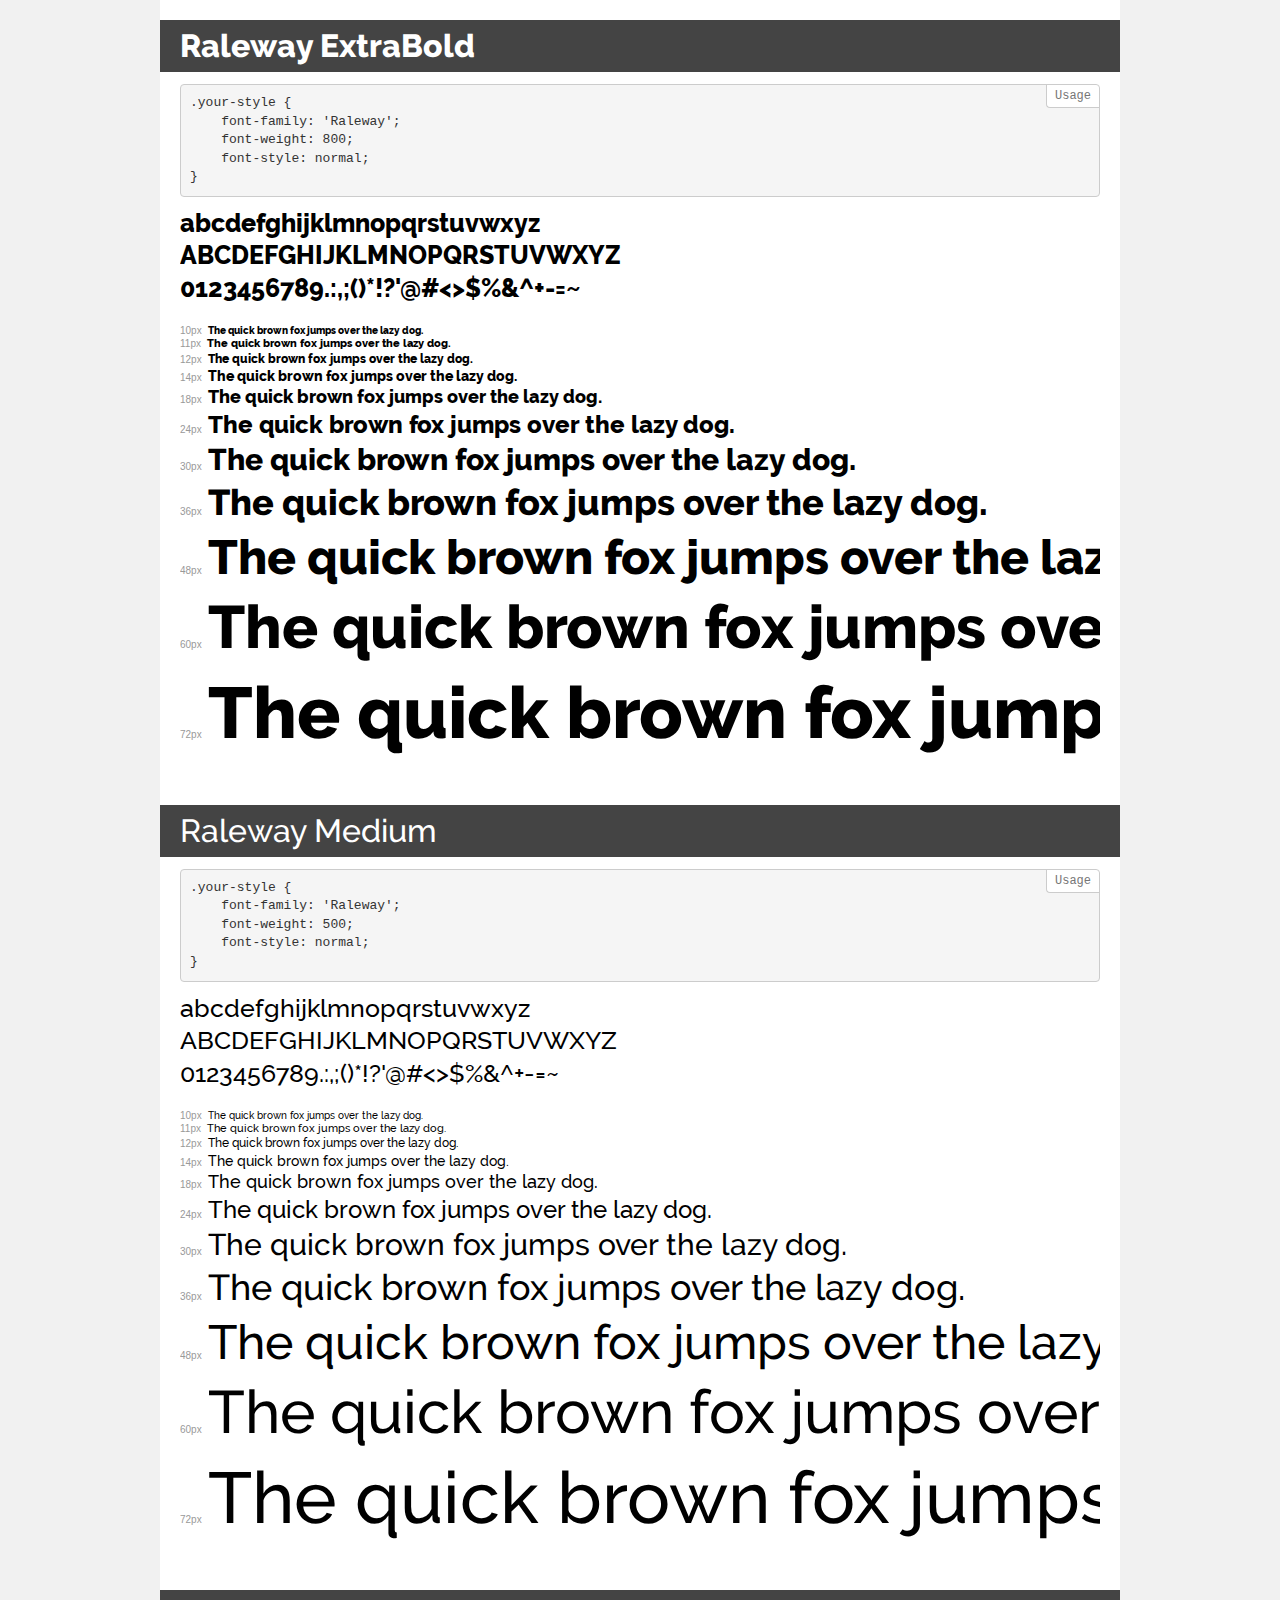
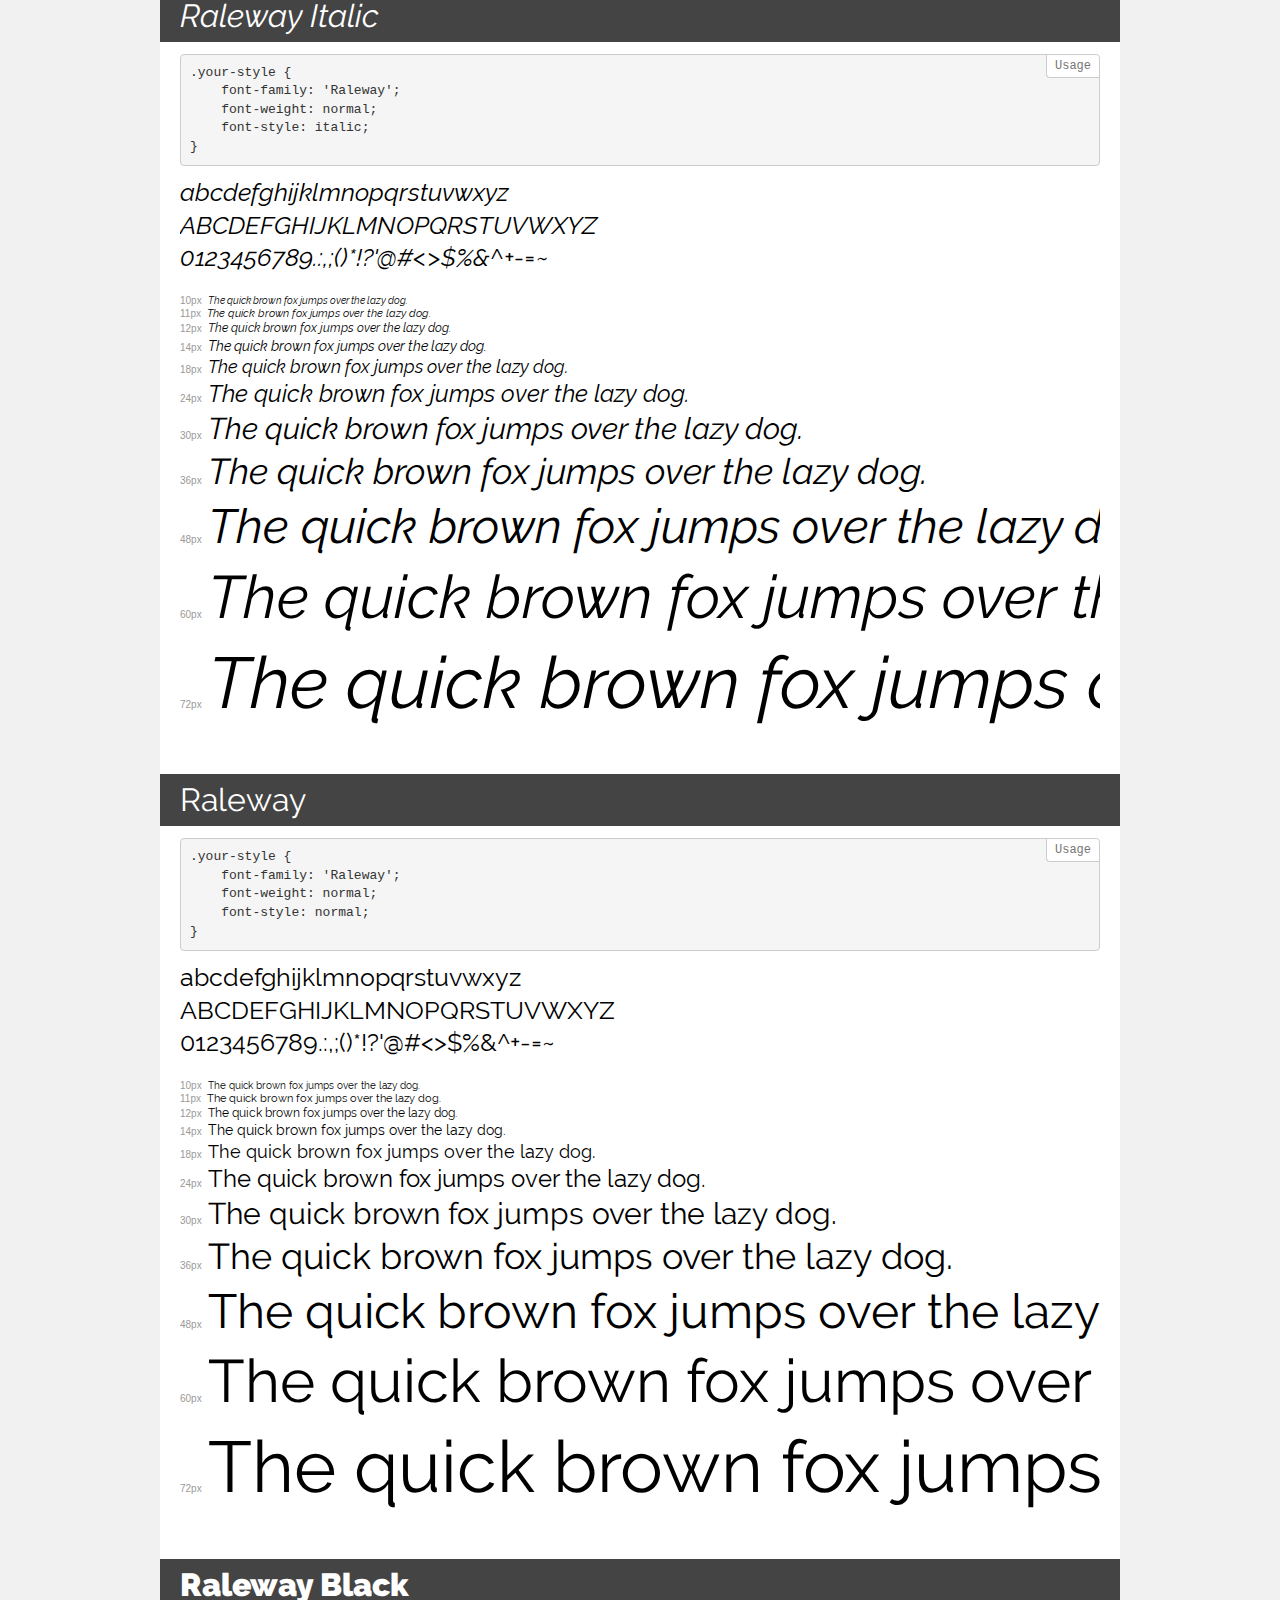
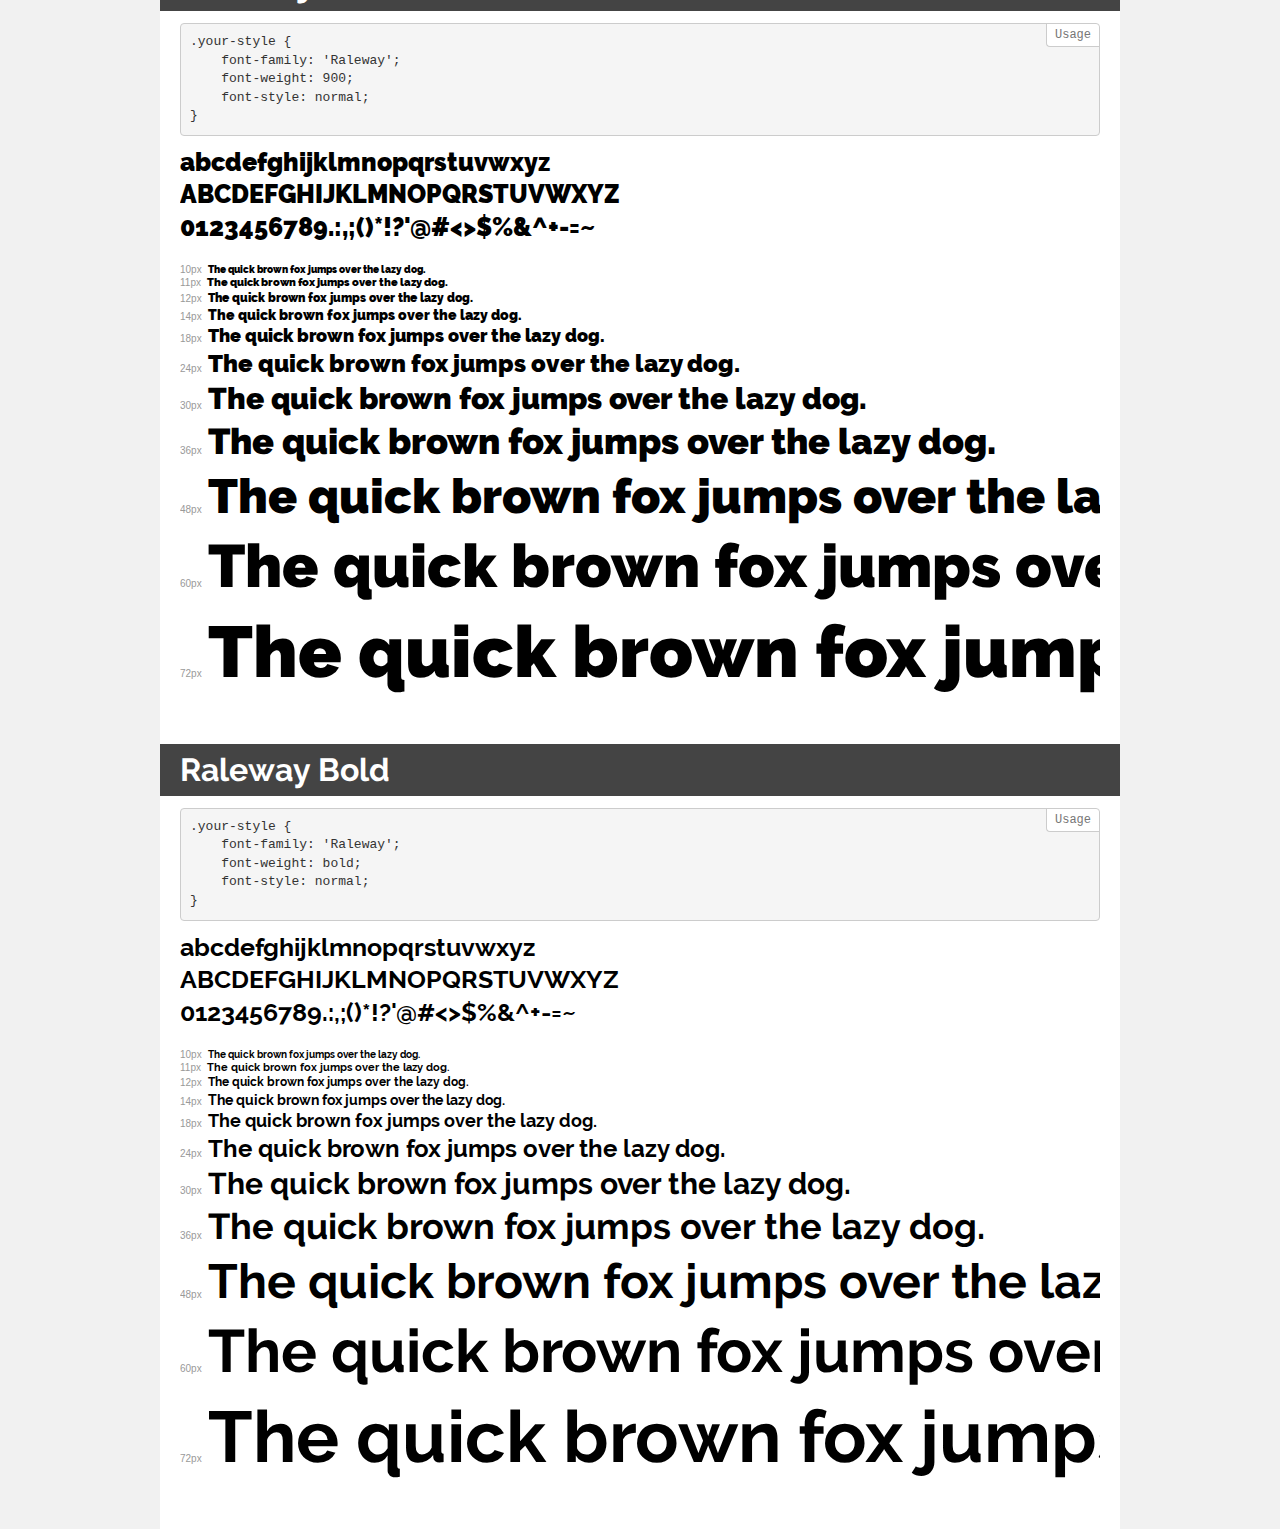
<file: font/raleway/demo.html>
<!DOCTYPE html>
<html>
<head>
	<meta charset="utf-8">
	<meta http-equiv="X-UA-Compatible" content="IE=edge">
	<meta name="viewport" content="width=device-width, initial-scale=1">
	<meta name="robots" content="noindex, noarchive">
	<title>Transfonter demo</title>
	<link href="stylesheet.css" rel="stylesheet">
	<style>
		/*
		http://meyerweb.com/eric/tools/css/reset/
		v2.0 | 20110126
		License: none (public domain)
		*/
		html, body, div, span, applet, object, iframe,
		h1, h2, h3, h4, h5, h6, p, blockquote, pre,
		a, abbr, acronym, address, big, cite, code,
		del, dfn, em, img, ins, kbd, q, s, samp,
		small, strike, strong, sub, sup, tt, var,
		b, u, i, center,
		dl, dt, dd, ol, ul, li,
		fieldset, form, label, legend,
		table, caption, tbody, tfoot, thead, tr, th, td,
		article, aside, canvas, details, embed,
		figure, figcaption, footer, header, hgroup,
		menu, nav, output, ruby, section, summary,
		time, mark, audio, video {
			margin: 0;
			padding: 0;
			border: 0;
			font-size: 100%;
			font: inherit;
			vertical-align: baseline;
		}
		/* HTML5 display-role reset for older browsers */
		article, aside, details, figcaption, figure,
		footer, header, hgroup, menu, nav, section {
			display: block;
		}
		body {
			line-height: 1;
		}
		ol, ul {
			list-style: none;
		}
		blockquote, q {
			quotes: none;
		}
		blockquote:before, blockquote:after,
		q:before, q:after {
			content: '';
			content: none;
		}
		table {
			border-collapse: collapse;
			border-spacing: 0;
		}
		/* common styles */
		body {
			background: #f1f1f1;
			color: #000;
		}
		.page {
			background: #fff;
			width: 920px;
			margin: 0 auto;
			padding: 20px 20px 0 20px;
			overflow: hidden;
		}
		.font-container {
			overflow-x: auto;
			overflow-y: hidden;
			margin-bottom: 40px;
			line-height: 1.3;
			white-space: nowrap;
			padding-bottom: 5px;
		}
		h1 {
			position: relative;
			background: #444;
			font-size: 32px;
			color: #fff;
			padding: 10px 20px;
			margin: 0 -20px 12px -20px;
		}
		.letters {
			font-size: 25px;
			margin-bottom: 20px;
		}
		.s10:before {
			content: '10px';
		}
		.s11:before {
			content: '11px';
		}
		.s12:before {
			content: '12px';
		}
		.s14:before {
			content: '14px';
		}
		.s18:before {
			content: '18px';
		}
		.s24:before {
			content: '24px';
		}
		.s30:before {
			content: '30px';
		}
		.s36:before {
			content: '36px';
		}
		.s48:before {
			content: '48px';
		}
		.s60:before {
			content: '60px';
		}
		.s72:before {
			content: '72px';
		}
		.s10:before, .s11:before, .s12:before, .s14:before,
		.s18:before, .s24:before, .s30:before, .s36:before,
		.s48:before, .s60:before, .s72:before {
			font-family: Arial, sans-serif;
			font-size: 10px;
			font-weight: normal;
			font-style: normal;
			color: #999;
			padding-right: 6px;
		}
		pre {
			display: block;
			position: relative;
			padding: 9px;
			margin: 0 0 10px;
			font-family: Monaco, Menlo, Consolas, "Courier New", monospace !important;
			font-size: 13px;
			line-height: 1.428571429;
			color: #333;
			font-weight: normal !important;
			font-style: normal !important;
			background-color: #f5f5f5;
			border: 1px solid #ccc;
			overflow-x: auto;
			border-radius: 4px;
		}
		pre:after {
			display: block;
			position: absolute;
			right: 0;
			top: 0;
			content: 'Usage';
			line-height: 1;
			padding: 5px 8px;
			font-size: 12px;
			color: #767676;
			background-color: #fff;
			border: 1px solid #ccc;
			border-right: none;
			border-top: none;
			border-radius: 0 4px 0 4px;
			z-index: 10;
		}
		/* responsive */
		@media (max-width: 959px) {
			.page {
				width: auto;
				margin: 0;
			}
		}
	</style>
</head>
<body>
<div class="page">
	<div class="demo" style="font-family: 'Raleway'; font-weight: 800; font-style: normal;">
		<h1>Raleway ExtraBold</h1>
		<pre>.your-style {
    font-family: 'Raleway';
    font-weight: 800;
    font-style: normal;
}</pre>
		<div class="font-container">
			<p class="letters">
				abcdefghijklmnopqrstuvwxyz <br />
				ABCDEFGHIJKLMNOPQRSTUVWXYZ <br />				0123456789.:,;()*!?'@#<>$%&^+-=~
			</p>
			<p class="s10" style="font-size: 10px;">The quick brown fox jumps over the lazy dog.</p>
			<p class="s11" style="font-size: 11px;">The quick brown fox jumps over the lazy dog.</p>
			<p class="s12" style="font-size: 12px;">The quick brown fox jumps over the lazy dog.</p>
			<p class="s14" style="font-size: 14px;">The quick brown fox jumps over the lazy dog.</p>
			<p class="s18" style="font-size: 18px;">The quick brown fox jumps over the lazy dog.</p>
			<p class="s24" style="font-size: 24px;">The quick brown fox jumps over the lazy dog.</p>
			<p class="s30" style="font-size: 30px;">The quick brown fox jumps over the lazy dog.</p>
			<p class="s36" style="font-size: 36px;">The quick brown fox jumps over the lazy dog.</p>
			<p class="s48" style="font-size: 48px;">The quick brown fox jumps over the lazy dog.</p>
			<p class="s60" style="font-size: 60px;">The quick brown fox jumps over the lazy dog.</p>
			<p class="s72" style="font-size: 72px;">The quick brown fox jumps over the lazy dog.</p>
		</div>
	</div>
	<div class="demo" style="font-family: 'Raleway'; font-weight: 500; font-style: normal;">
		<h1>Raleway Medium</h1>
		<pre>.your-style {
    font-family: 'Raleway';
    font-weight: 500;
    font-style: normal;
}</pre>
		<div class="font-container">
			<p class="letters">
				abcdefghijklmnopqrstuvwxyz <br />
				ABCDEFGHIJKLMNOPQRSTUVWXYZ <br />				0123456789.:,;()*!?'@#<>$%&^+-=~
			</p>
			<p class="s10" style="font-size: 10px;">The quick brown fox jumps over the lazy dog.</p>
			<p class="s11" style="font-size: 11px;">The quick brown fox jumps over the lazy dog.</p>
			<p class="s12" style="font-size: 12px;">The quick brown fox jumps over the lazy dog.</p>
			<p class="s14" style="font-size: 14px;">The quick brown fox jumps over the lazy dog.</p>
			<p class="s18" style="font-size: 18px;">The quick brown fox jumps over the lazy dog.</p>
			<p class="s24" style="font-size: 24px;">The quick brown fox jumps over the lazy dog.</p>
			<p class="s30" style="font-size: 30px;">The quick brown fox jumps over the lazy dog.</p>
			<p class="s36" style="font-size: 36px;">The quick brown fox jumps over the lazy dog.</p>
			<p class="s48" style="font-size: 48px;">The quick brown fox jumps over the lazy dog.</p>
			<p class="s60" style="font-size: 60px;">The quick brown fox jumps over the lazy dog.</p>
			<p class="s72" style="font-size: 72px;">The quick brown fox jumps over the lazy dog.</p>
		</div>
	</div>
	<div class="demo" style="font-family: 'Raleway'; font-weight: normal; font-style: italic;">
		<h1>Raleway Italic</h1>
		<pre>.your-style {
    font-family: 'Raleway';
    font-weight: normal;
    font-style: italic;
}</pre>
		<div class="font-container">
			<p class="letters">
				abcdefghijklmnopqrstuvwxyz <br />
				ABCDEFGHIJKLMNOPQRSTUVWXYZ <br />				0123456789.:,;()*!?'@#<>$%&^+-=~
			</p>
			<p class="s10" style="font-size: 10px;">The quick brown fox jumps over the lazy dog.</p>
			<p class="s11" style="font-size: 11px;">The quick brown fox jumps over the lazy dog.</p>
			<p class="s12" style="font-size: 12px;">The quick brown fox jumps over the lazy dog.</p>
			<p class="s14" style="font-size: 14px;">The quick brown fox jumps over the lazy dog.</p>
			<p class="s18" style="font-size: 18px;">The quick brown fox jumps over the lazy dog.</p>
			<p class="s24" style="font-size: 24px;">The quick brown fox jumps over the lazy dog.</p>
			<p class="s30" style="font-size: 30px;">The quick brown fox jumps over the lazy dog.</p>
			<p class="s36" style="font-size: 36px;">The quick brown fox jumps over the lazy dog.</p>
			<p class="s48" style="font-size: 48px;">The quick brown fox jumps over the lazy dog.</p>
			<p class="s60" style="font-size: 60px;">The quick brown fox jumps over the lazy dog.</p>
			<p class="s72" style="font-size: 72px;">The quick brown fox jumps over the lazy dog.</p>
		</div>
	</div>
	<div class="demo" style="font-family: 'Raleway'; font-weight: normal; font-style: normal;">
		<h1>Raleway</h1>
		<pre>.your-style {
    font-family: 'Raleway';
    font-weight: normal;
    font-style: normal;
}</pre>
		<div class="font-container">
			<p class="letters">
				abcdefghijklmnopqrstuvwxyz <br />
				ABCDEFGHIJKLMNOPQRSTUVWXYZ <br />				0123456789.:,;()*!?'@#<>$%&^+-=~
			</p>
			<p class="s10" style="font-size: 10px;">The quick brown fox jumps over the lazy dog.</p>
			<p class="s11" style="font-size: 11px;">The quick brown fox jumps over the lazy dog.</p>
			<p class="s12" style="font-size: 12px;">The quick brown fox jumps over the lazy dog.</p>
			<p class="s14" style="font-size: 14px;">The quick brown fox jumps over the lazy dog.</p>
			<p class="s18" style="font-size: 18px;">The quick brown fox jumps over the lazy dog.</p>
			<p class="s24" style="font-size: 24px;">The quick brown fox jumps over the lazy dog.</p>
			<p class="s30" style="font-size: 30px;">The quick brown fox jumps over the lazy dog.</p>
			<p class="s36" style="font-size: 36px;">The quick brown fox jumps over the lazy dog.</p>
			<p class="s48" style="font-size: 48px;">The quick brown fox jumps over the lazy dog.</p>
			<p class="s60" style="font-size: 60px;">The quick brown fox jumps over the lazy dog.</p>
			<p class="s72" style="font-size: 72px;">The quick brown fox jumps over the lazy dog.</p>
		</div>
	</div>
	<div class="demo" style="font-family: 'Raleway'; font-weight: 900; font-style: normal;">
		<h1>Raleway Black</h1>
		<pre>.your-style {
    font-family: 'Raleway';
    font-weight: 900;
    font-style: normal;
}</pre>
		<div class="font-container">
			<p class="letters">
				abcdefghijklmnopqrstuvwxyz <br />
				ABCDEFGHIJKLMNOPQRSTUVWXYZ <br />				0123456789.:,;()*!?'@#<>$%&^+-=~
			</p>
			<p class="s10" style="font-size: 10px;">The quick brown fox jumps over the lazy dog.</p>
			<p class="s11" style="font-size: 11px;">The quick brown fox jumps over the lazy dog.</p>
			<p class="s12" style="font-size: 12px;">The quick brown fox jumps over the lazy dog.</p>
			<p class="s14" style="font-size: 14px;">The quick brown fox jumps over the lazy dog.</p>
			<p class="s18" style="font-size: 18px;">The quick brown fox jumps over the lazy dog.</p>
			<p class="s24" style="font-size: 24px;">The quick brown fox jumps over the lazy dog.</p>
			<p class="s30" style="font-size: 30px;">The quick brown fox jumps over the lazy dog.</p>
			<p class="s36" style="font-size: 36px;">The quick brown fox jumps over the lazy dog.</p>
			<p class="s48" style="font-size: 48px;">The quick brown fox jumps over the lazy dog.</p>
			<p class="s60" style="font-size: 60px;">The quick brown fox jumps over the lazy dog.</p>
			<p class="s72" style="font-size: 72px;">The quick brown fox jumps over the lazy dog.</p>
		</div>
	</div>
	<div class="demo" style="font-family: 'Raleway'; font-weight: bold; font-style: normal;">
		<h1>Raleway Bold</h1>
		<pre>.your-style {
    font-family: 'Raleway';
    font-weight: bold;
    font-style: normal;
}</pre>
		<div class="font-container">
			<p class="letters">
				abcdefghijklmnopqrstuvwxyz <br />
				ABCDEFGHIJKLMNOPQRSTUVWXYZ <br />				0123456789.:,;()*!?'@#<>$%&^+-=~
			</p>
			<p class="s10" style="font-size: 10px;">The quick brown fox jumps over the lazy dog.</p>
			<p class="s11" style="font-size: 11px;">The quick brown fox jumps over the lazy dog.</p>
			<p class="s12" style="font-size: 12px;">The quick brown fox jumps over the lazy dog.</p>
			<p class="s14" style="font-size: 14px;">The quick brown fox jumps over the lazy dog.</p>
			<p class="s18" style="font-size: 18px;">The quick brown fox jumps over the lazy dog.</p>
			<p class="s24" style="font-size: 24px;">The quick brown fox jumps over the lazy dog.</p>
			<p class="s30" style="font-size: 30px;">The quick brown fox jumps over the lazy dog.</p>
			<p class="s36" style="font-size: 36px;">The quick brown fox jumps over the lazy dog.</p>
			<p class="s48" style="font-size: 48px;">The quick brown fox jumps over the lazy dog.</p>
			<p class="s60" style="font-size: 60px;">The quick brown fox jumps over the lazy dog.</p>
			<p class="s72" style="font-size: 72px;">The quick brown fox jumps over the lazy dog.</p>
		</div>
	</div>
</div>
</body>
</html>
</file>
<file: font/raleway/stylesheet.css>
/* This stylesheet generated by Transfonter (https://transfonter.org) on June 9, 2017 6:24 PM */

@font-face {
	font-family: 'Raleway';
	src: url('Raleway-ExtraBold.eot');
	src: url('Raleway-ExtraBold.eot?#iefix') format('embedded-opentype'),
		url('Raleway-ExtraBold.woff') format('woff'),
		url('Raleway-ExtraBold.ttf') format('truetype');
	font-weight: 800;
	font-style: normal;
}

@font-face {
	font-family: 'Raleway';
	src: url('Raleway-Medium.eot');
	src: url('Raleway-Medium.eot?#iefix') format('embedded-opentype'),
		url('Raleway-Medium.woff') format('woff'),
		url('Raleway-Medium.ttf') format('truetype');
	font-weight: 500;
	font-style: normal;
}

@font-face {
	font-family: 'Raleway';
	src: url('Raleway-Italic.eot');
	src: url('Raleway-Italic.eot?#iefix') format('embedded-opentype'),
		url('Raleway-Italic.woff') format('woff'),
		url('Raleway-Italic.ttf') format('truetype');
	font-weight: normal;
	font-style: italic;
}

@font-face {
	font-family: 'Raleway';
	src: url('Raleway-Regular.eot');
	src: url('Raleway-Regular.eot?#iefix') format('embedded-opentype'),
		url('Raleway-Regular.woff') format('woff'),
		url('Raleway-Regular.ttf') format('truetype');
	font-weight: normal;
	font-style: normal;
}

@font-face {
	font-family: 'Raleway';
	src: url('Raleway-Black.eot');
	src: url('Raleway-Black.eot?#iefix') format('embedded-opentype'),
		url('Raleway-Black.woff') format('woff'),
		url('Raleway-Black.ttf') format('truetype');
	font-weight: 900;
	font-style: normal;
}

@font-face {
	font-family: 'Raleway';
	src: url('Raleway-Bold.eot');
	src: url('Raleway-Bold.eot?#iefix') format('embedded-opentype'),
		url('Raleway-Bold.woff') format('woff'),
		url('Raleway-Bold.ttf') format('truetype');
	font-weight: bold;
	font-style: normal;
}
</file>
